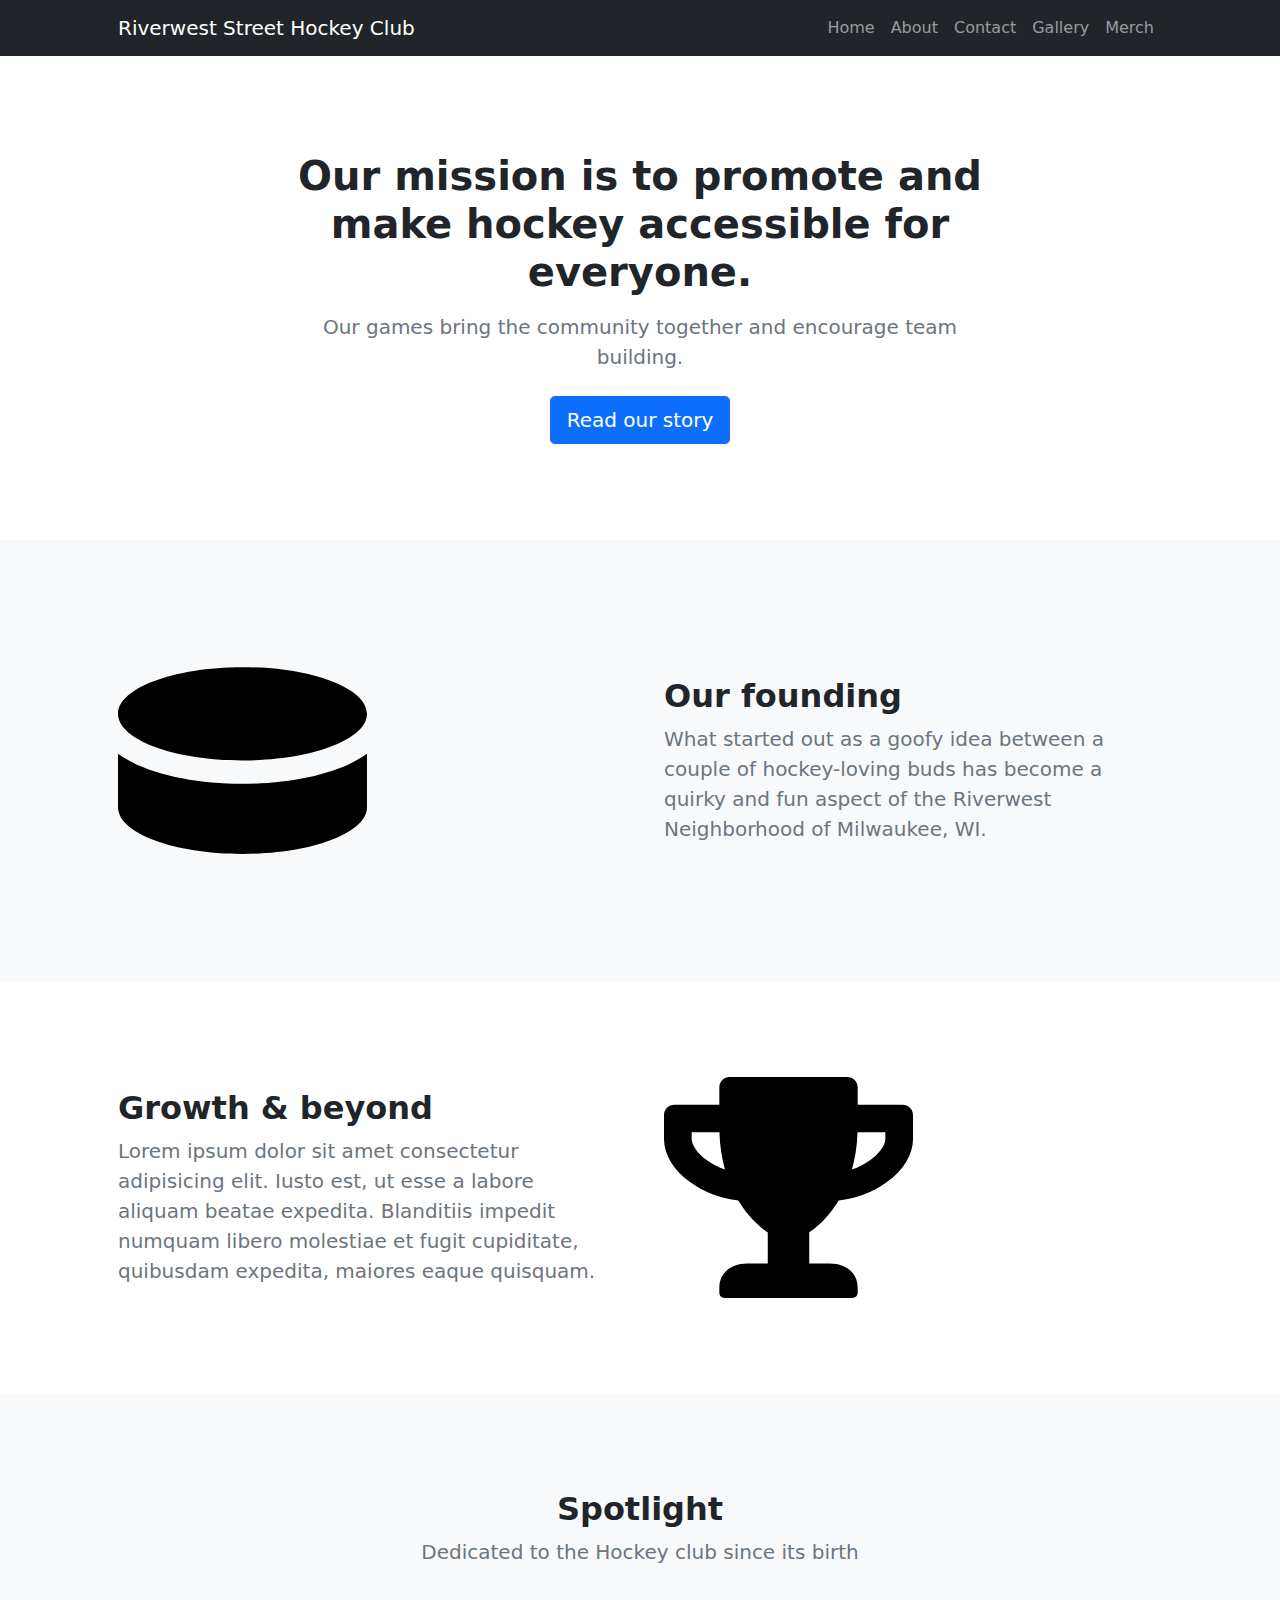
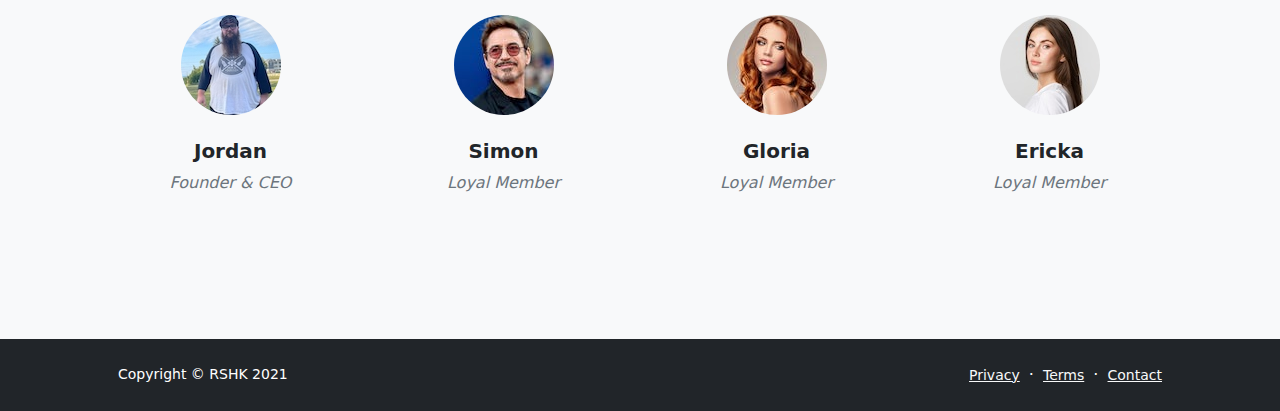
<file: about.html>
<!DOCTYPE html>
<html lang="en">
    <head>
        <meta charset="utf-8" />
        <meta name="viewport" content="width=device-width, initial-scale=1, shrink-to-fit=no" />
        <meta name="description" content="" />
        <meta name="author" content="" />
        <title>Riverwest Street Hockey Club</title>
        <!-- Favicon-->
        <link rel="icon" type="image/x-icon" href="assets/favicon.svg" />
        <!-- Bootstrap icons-->
        <link href="https://cdn.jsdelivr.net/npm/bootstrap-icons@1.5.0/font/bootstrap-icons.css" rel="stylesheet" />
        <!-- Core theme CSS (includes Bootstrap)-->
        <link href="css/styles.css" rel="stylesheet" />
    </head>
    <body class="d-flex flex-column">
        <main class="flex-shrink-0">
            <!-- Navigation-->
            <nav class="navbar navbar-expand-lg navbar-dark bg-dark">
                <div class="container px-5">
                    <a class="navbar-brand" href="index.html">Riverwest Street Hockey Club</a>
                    <button class="navbar-toggler" type="button" data-bs-toggle="collapse" data-bs-target="#navbarSupportedContent" aria-controls="navbarSupportedContent" aria-expanded="false" aria-label="Toggle navigation"><span class="navbar-toggler-icon"></span></button>
                    <div class="collapse navbar-collapse" id="navbarSupportedContent">
                        <ul class="navbar-nav ms-auto mb-2 mb-lg-0">
                            <li class="nav-item"><a class="nav-link" href="index.html">Home</a></li>
                            <li class="nav-item"><a class="nav-link" href="about.html">About</a></li>
                            <li class="nav-item"><a class="nav-link" href="contact.html">Contact</a></li>
                            <li class="nav-item"><a class="nav-link" href="pricing.html">Gallery</a></li>
                            <li class="nav-item"><a class="nav-link" href="faq.html">Merch</a></li>
                        </ul>
                    </div>
                </div>
            </nav>
            <!-- Header-->
            <header class="py-5">
                <div class="container px-5">
                    <div class="row justify-content-center">
                        <div class="col-lg-8 col-xxl-6">
                            <div class="text-center my-5">
                                <h1 class="fw-bolder mb-3">Our mission is to promote and make hockey accessible for everyone.</h1>
                                <p class="lead fw-normal text-muted mb-4">Our games bring the community together and encourage team building.</p>
                                <a class="btn btn-primary btn-lg" href="#scroll-target">Read our story</a>
                            </div>
                        </div>
                    </div>
                </div>
            </header>
            <!-- About section one-->
            <section class="py-5 bg-light" id="scroll-target">
                <div class="container px-5 my-5">
                    <div class="row gx-5 align-items-center">
                        <div class="col-lg-6"><img class="img-fluid rounded mb-5 mb-lg-0" src="images/hockey-puck-solid.svg" width=50% alt="..." /></div>
                        <div class="col-lg-6">
                            <h2 class="fw-bolder">Our founding</h2>
                            <p class="lead fw-normal text-muted mb-0">What started out as a goofy idea between a couple of hockey-loving buds has become a quirky and fun aspect of the Riverwest Neighborhood of Milwaukee, WI.</p>
                        </div>
                    </div>
                </div>
            </section>
            <!-- About section two-->
            <section class="py-5">
                <div class="container px-5 my-5">
                    <div class="row gx-5 align-items-center">
                        <div class="col-lg-6 order-first order-lg-last"><img class="img-fluid rounded mb-5 mb-lg-0" src="images/trophy-solid.svg" width=50% alt="..." /></div>
                        <div class="col-lg-6">
                            <h2 class="fw-bolder">Growth &amp; beyond</h2>
                            <p class="lead fw-normal text-muted mb-0">Lorem ipsum dolor sit amet consectetur adipisicing elit. Iusto est, ut esse a labore aliquam beatae expedita. Blanditiis impedit numquam libero molestiae et fugit cupiditate, quibusdam expedita, maiores eaque quisquam.</p>
                        </div>
                    </div>
                </div>
            </section>
            <!-- Team members section-->
            <section class="py-5 bg-light">
                <div class="container px-5 my-5">
                    <div class="text-center">
                        <h2 class="fw-bolder">Spotlight</h2>
                        <p class="lead fw-normal text-muted mb-5">Dedicated to the Hockey club since its birth</p>
                    </div>
                    <div class="row gx-5 row-cols-1 row-cols-sm-2 row-cols-xl-4 justify-content-center">
                        <div class="col mb-5 mb-5 mb-xl-0">
                            <div class="text-center">
                                <img class="img-fluid rounded-circle mb-4 px-4" src="images/jordan.jpeg" alt="..." />
                                <h5 class="fw-bolder">Jordan</h5>
                                <div class="fst-italic text-muted">Founder &amp; CEO</div>
                            </div>
                        </div>
                        <div class="col mb-5 mb-5 mb-xl-0">
                            <div class="text-center">
                                <img class="img-fluid rounded-circle mb-4 px-4" src="images/simon.jpeg" alt="..." />
                                <h5 class="fw-bolder">Simon</h5>
                                <div class="fst-italic text-muted">Loyal Member</div>
                            </div>
                        </div>
                        <div class="col mb-5 mb-5 mb-sm-0">
                            <div class="text-center">
                                <img class="img-fluid rounded-circle mb-4 px-4" src="images/gloria.jpeg" alt="..." />
                                <h5 class="fw-bolder">Gloria</h5>
                                <div class="fst-italic text-muted">Loyal Member</div>
                            </div>
                        </div>
                        <div class="col mb-5">
                            <div class="text-center">
                                <img class="img-fluid rounded-circle mb-4 px-4" src="images/ericka.jpeg" alt="..." />
                                <h5 class="fw-bolder">Ericka</h5>
                                <div class="fst-italic text-muted">Loyal Member</div>
                            </div>
                        </div>
                    </div>
                </div>
            </section>
        </main>
        <!-- Footer-->
        <footer class="bg-dark py-4 mt-auto">
            <div class="container px-5">
                <div class="row align-items-center justify-content-between flex-column flex-sm-row">
                    <div class="col-auto"><div class="small m-0 text-white">Copyright &copy; RSHK 2021</div></div>
                    <div class="col-auto">
                        <a class="link-light small" href="#!">Privacy</a>
                        <span class="text-white mx-1">&middot;</span>
                        <a class="link-light small" href="#!">Terms</a>
                        <span class="text-white mx-1">&middot;</span>
                        <a class="link-light small" href="#!">Contact</a>
                    </div>
                </div>
            </div>
        </footer>
        <!-- Bootstrap core JS-->
        <script src="https://cdn.jsdelivr.net/npm/bootstrap@5.1.3/dist/js/bootstrap.bundle.min.js"></script>
        <!-- Core theme JS-->
        <script src="js/scripts.js"></script>
    </body>
</html>
</file>
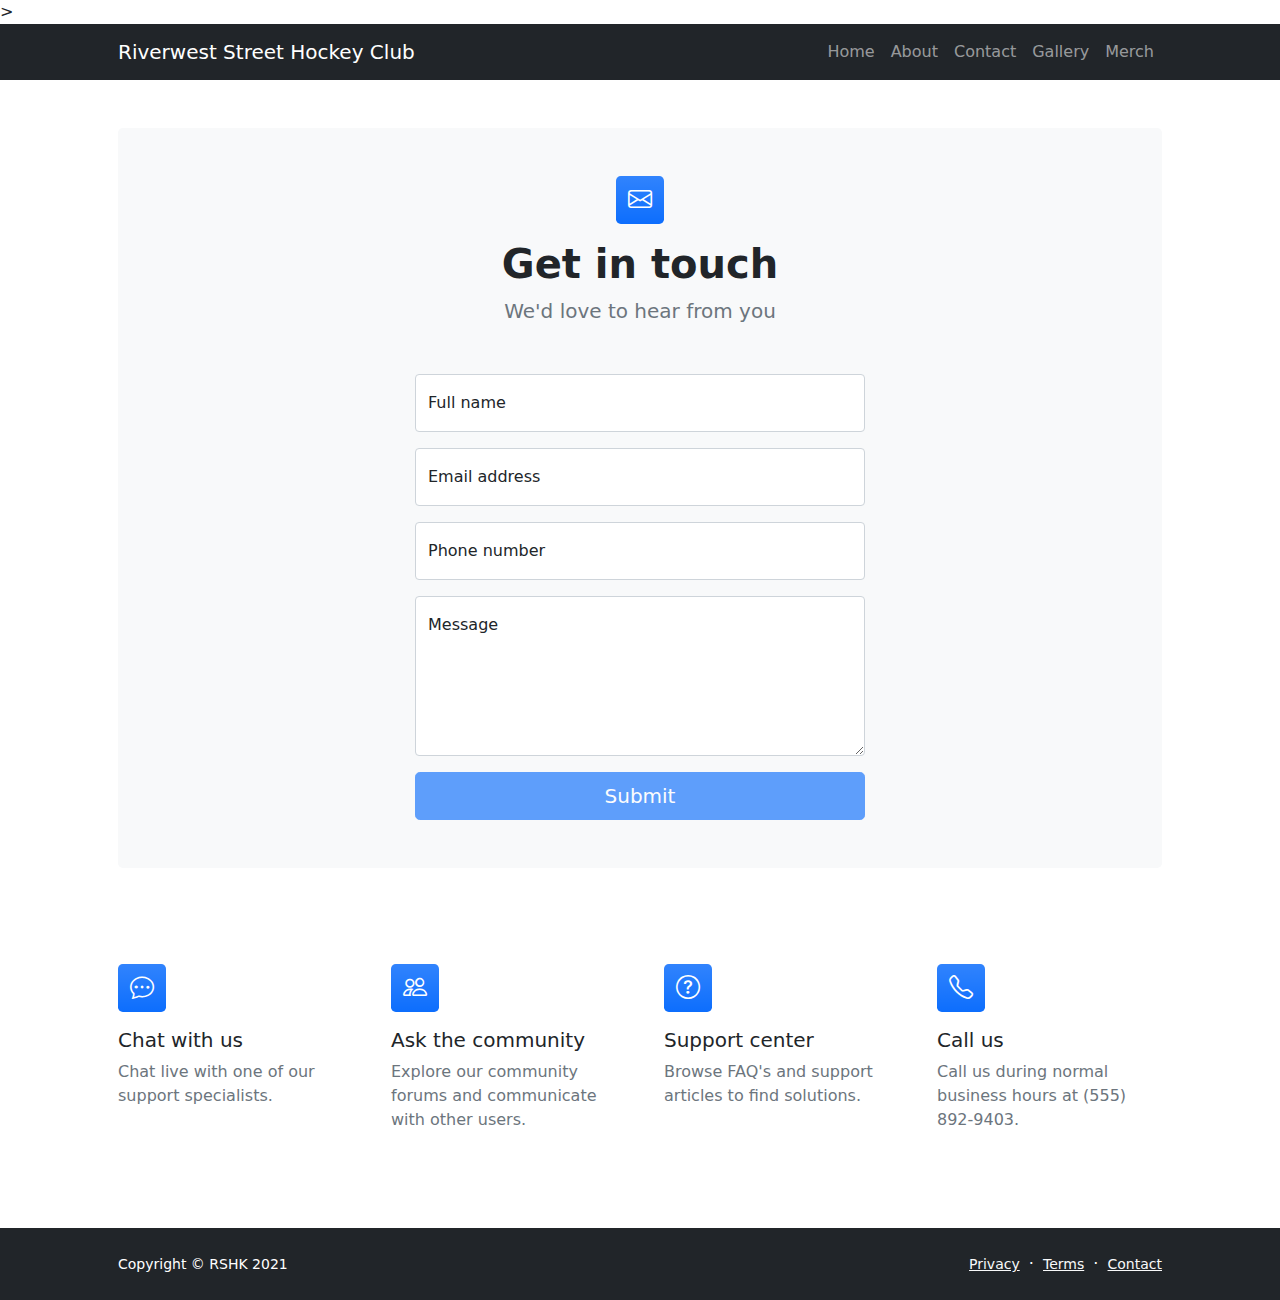
<file: contact.html>
<!DOCTYPE html>
<html lang="en">
    <head>
        <meta charset="utf-8" />
        <meta name="viewport" content="width=device-width, initial-scale=1, shrink-to-fit=no" />
        <meta name="description" content />
        <meta name="author" content />
        <title>Riverwest Street Hockey Club</title>
        <!-- Favicon-->
        <link rel="icon" type="image/x-icon" href="assets/favicon.svg" />>
        <!-- Bootstrap icons-->
        <link href="https://cdn.jsdelivr.net/npm/bootstrap-icons@1.5.0/font/bootstrap-icons.css" rel="stylesheet" />
        <!-- Core theme CSS (includes Bootstrap)-->
        <link href="css/styles.css" rel="stylesheet" />
    </head>
    <body class="d-flex flex-column">
        <main class="flex-shrink-0">
            <!-- Navigation-->
            <nav class="navbar navbar-expand-lg navbar-dark bg-dark">
                <div class="container px-5">
                    <a class="navbar-brand" href="index.html">Riverwest Street Hockey Club</a>
                    <button class="navbar-toggler" type="button" data-bs-toggle="collapse" data-bs-target="#navbarSupportedContent" aria-controls="navbarSupportedContent" aria-expanded="false" aria-label="Toggle navigation"><span class="navbar-toggler-icon"></span></button>
                    <div class="collapse navbar-collapse" id="navbarSupportedContent">
                        <ul class="navbar-nav ms-auto mb-2 mb-lg-0">
                            <li class="nav-item"><a class="nav-link" href="index.html">Home</a></li>
                            <li class="nav-item"><a class="nav-link" href="about.html">About</a></li>
                            <li class="nav-item"><a class="nav-link" href="contact.html">Contact</a></li>
                            <li class="nav-item"><a class="nav-link" href="pricing.html">Gallery</a></li>
                            <li class="nav-item"><a class="nav-link" href="faq.html">Merch</a></li>
                        </ul>
                    </div>
                </div>
            </nav>
            <!-- Page content-->
            <section class="py-5">
                <div class="container px-5">
                    <!-- Contact form-->
                    <div class="bg-light rounded-3 py-5 px-4 px-md-5 mb-5">
                        <div class="text-center mb-5">
                            <div class="feature bg-primary bg-gradient text-white rounded-3 mb-3"><i class="bi bi-envelope"></i></div>
                            <h1 class="fw-bolder">Get in touch</h1>
                            <p class="lead fw-normal text-muted mb-0">We'd love to hear from you</p>
                        </div>
                        <div class="row gx-5 justify-content-center">
                            <div class="col-lg-8 col-xl-6">
                                <!-- * * * * * * * * * * * * * * *-->
                                <!-- * * SB Forms Contact Form * *-->
                                <!-- * * * * * * * * * * * * * * *-->
                                <!-- This form is pre-integrated with SB Forms.-->
                                <!-- To make this form functional, sign up at-->
                                <!-- https://startbootstrap.com/solution/contact-forms-->
                                <!-- to get an API token!-->
                                <form id="contactForm" data-sb-form-api-token="API_TOKEN">
                                    <!-- Name input-->
                                    <div class="form-floating mb-3">
                                        <input class="form-control" id="name" type="text" placeholder="Enter your name..." data-sb-validations="required" />
                                        <label for="name">Full name</label>
                                        <div class="invalid-feedback" data-sb-feedback="name:required">A name is required.</div>
                                    </div>
                                    <!-- Email address input-->
                                    <div class="form-floating mb-3">
                                        <input class="form-control" id="email" type="email" placeholder="name@example.com" data-sb-validations="required,email" />
                                        <label for="email">Email address</label>
                                        <div class="invalid-feedback" data-sb-feedback="email:required">An email is required.</div>
                                        <div class="invalid-feedback" data-sb-feedback="email:email">Email is not valid.</div>
                                    </div>
                                    <!-- Phone number input-->
                                    <div class="form-floating mb-3">
                                        <input class="form-control" id="phone" type="tel" placeholder="(123) 456-7890" data-sb-validations="required" />
                                        <label for="phone">Phone number</label>
                                        <div class="invalid-feedback" data-sb-feedback="phone:required">A phone number is required.</div>
                                    </div>
                                    <!-- Message input-->
                                    <div class="form-floating mb-3">
                                        <textarea class="form-control" id="message" type="text" placeholder="Enter your message here..." style="height: 10rem" data-sb-validations="required"></textarea>
                                        <label for="message">Message</label>
                                        <div class="invalid-feedback" data-sb-feedback="message:required">A message is required.</div>
                                    </div>
                                    <!-- Submit success message-->
                                    <!---->
                                    <!-- This is what your users will see when the form-->
                                    <!-- has successfully submitted-->
                                    <div class="d-none" id="submitSuccessMessage">
                                        <div class="text-center mb-3">
                                            <div class="fw-bolder">Form submission successful!</div>
                                            To activate this form, sign up at
                                            <br />
                                            <a href="https://startbootstrap.com/solution/contact-forms">https://startbootstrap.com/solution/contact-forms</a>
                                        </div>
                                    </div>
                                    <!-- Submit error message-->
                                    <!---->
                                    <!-- This is what your users will see when there is-->
                                    <!-- an error submitting the form-->
                                    <div class="d-none" id="submitErrorMessage"><div class="text-center text-danger mb-3">Error sending message!</div></div>
                                    <!-- Submit Button-->
                                    <div class="d-grid"><button class="btn btn-primary btn-lg disabled" id="submitButton" type="submit">Submit</button></div>
                                </form>
                            </div>
                        </div>
                    </div>
                    <!-- Contact cards-->
                    <div class="row gx-5 row-cols-2 row-cols-lg-4 py-5">
                        <div class="col">
                            <div class="feature bg-primary bg-gradient text-white rounded-3 mb-3"><i class="bi bi-chat-dots"></i></div>
                            <div class="h5 mb-2">Chat with us</div>
                            <p class="text-muted mb-0">Chat live with one of our support specialists.</p>
                        </div>
                        <div class="col">
                            <div class="feature bg-primary bg-gradient text-white rounded-3 mb-3"><i class="bi bi-people"></i></div>
                            <div class="h5">Ask the community</div>
                            <p class="text-muted mb-0">Explore our community forums and communicate with other users.</p>
                        </div>
                        <div class="col">
                            <div class="feature bg-primary bg-gradient text-white rounded-3 mb-3"><i class="bi bi-question-circle"></i></div>
                            <div class="h5">Support center</div>
                            <p class="text-muted mb-0">Browse FAQ's and support articles to find solutions.</p>
                        </div>
                        <div class="col">
                            <div class="feature bg-primary bg-gradient text-white rounded-3 mb-3"><i class="bi bi-telephone"></i></div>
                            <div class="h5">Call us</div>
                            <p class="text-muted mb-0">Call us during normal business hours at (555) 892-9403.</p>
                        </div>
                    </div>
                </div>
            </section>
        </main>
        <!-- Footer-->
        <footer class="bg-dark py-4 mt-auto">
            <div class="container px-5">
                <div class="row align-items-center justify-content-between flex-column flex-sm-row">
                    <div class="col-auto"><div class="small m-0 text-white">Copyright &copy; RSHK 2021</div></div>
                    <div class="col-auto">
                        <a class="link-light small" href="#!">Privacy</a>
                        <span class="text-white mx-1">&middot;</span>
                        <a class="link-light small" href="#!">Terms</a>
                        <span class="text-white mx-1">&middot;</span>
                        <a class="link-light small" href="#!">Contact</a>
                    </div>
                </div>
            </div>
        </footer>
        <!-- Bootstrap core JS-->
        <script src="https://cdn.jsdelivr.net/npm/bootstrap@5.1.3/dist/js/bootstrap.bundle.min.js"></script>
        <!-- Core theme JS-->
        <script src="js/scripts.js"></script>
        <!-- * * * * * * * * * * * * * * * * * * * * * * * * * * * * * * * * * * * * * * * *-->
        <!-- * *                               SB Forms JS                               * *-->
        <!-- * * Activate your form at https://startbootstrap.com/solution/contact-forms * *-->
        <!-- * * * * * * * * * * * * * * * * * * * * * * * * * * * * * * * * * * * * * * * *-->
        <script src="https://cdn.startbootstrap.com/sb-forms-latest.js"></script>
    </body>
</html>
</file>
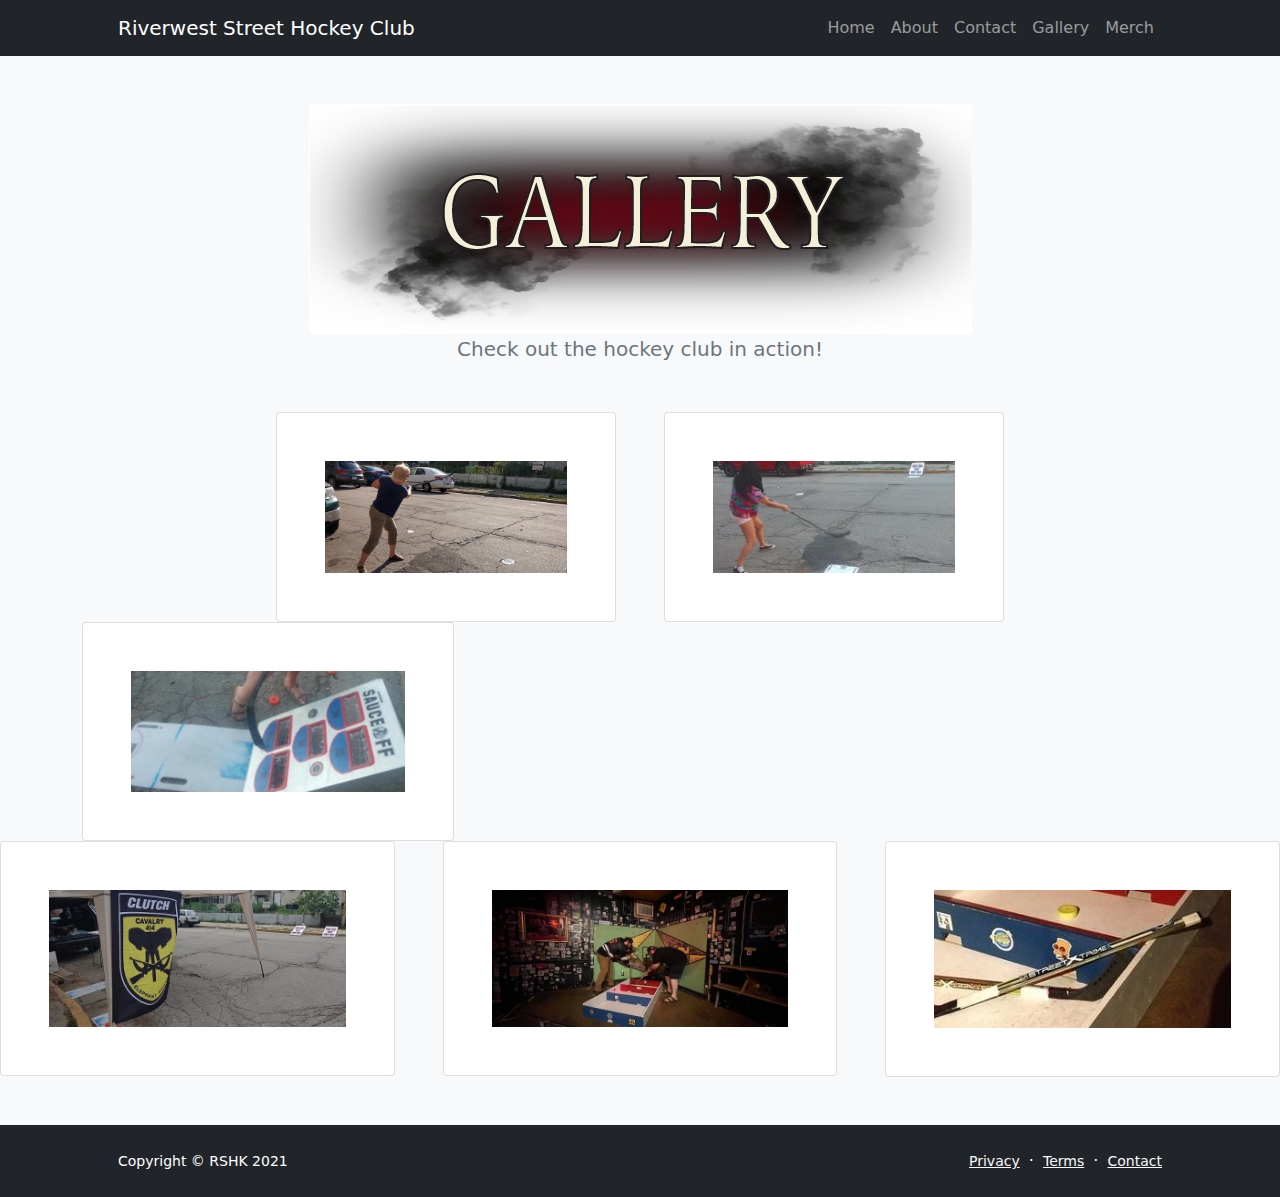
<file: pricing.html>
<!DOCTYPE html>
<html lang="en">
    <head>
        <meta charset="utf-8" />
        <meta name="viewport" content="width=device-width, initial-scale=1, shrink-to-fit=no" />
        <meta name="description" content="" />
        <meta name="author" content="" />
        <title>Riverwest Street Hockey Club</title>
        <!-- Favicon-->
        <link rel="icon" type="image/x-icon" href="assets/favicon.svg" />
        <!-- Bootstrap icons-->
        <link href="https://cdn.jsdelivr.net/npm/bootstrap-icons@1.5.0/font/bootstrap-icons.css" rel="stylesheet" />
        <!-- Core theme CSS (includes Bootstrap)-->
        <link href="css/styles.css" rel="stylesheet" />
    </head>
    <body class="d-flex flex-column">
        <main class="flex-shrink-0">
            <!-- Navigation-->
            <nav class="navbar navbar-expand-lg navbar-dark bg-dark">
                <div class="container px-5">
                    <a class="navbar-brand" href="index.html">Riverwest Street Hockey Club</a>
                    <button class="navbar-toggler" type="button" data-bs-toggle="collapse" data-bs-target="#navbarSupportedContent" aria-controls="navbarSupportedContent" aria-expanded="false" aria-label="Toggle navigation"><span class="navbar-toggler-icon"></span></button>
                    <div class="collapse navbar-collapse" id="navbarSupportedContent">
                        <ul class="navbar-nav ms-auto mb-2 mb-lg-0">
                            <li class="nav-item"><a class="nav-link" href="index.html">Home</a></li>
                            <li class="nav-item"><a class="nav-link" href="about.html">About</a></li>
                            <li class="nav-item"><a class="nav-link" href="contact.html">Contact</a></li>
                            <li class="nav-item"><a class="nav-link" href="pricing.html">Gallery</a></li>
                            <li class="nav-item"><a class="nav-link" href="faq.html">Merch</a></li>
                        </ul>
                    </div>
                </div>
            </nav>
            <!-- Pricing section-->
            <section class="bg-light py-5">
                <div class="container-sm">
                    <div class="text-center mb-5">
                        <img src="images/Gallery_Banner.png" alt="Gallery"> 
                        <p class="lead fw-normal text-muted mb-0">Check out the hockey club in action!</p>
                    </div>
                    <div class="row gx-5 justify-content-center">
                        <!-- Pricing card free-->
                        <div class="col-lg-6 col-xl-4">
                            <div class="card mb-5 mb-xl-0">
                                <div class="card-body p-5">
                                    <img src="images/2.jpeg" width=100%> 
                                </div>
                            </div>
                        </div>
                        <!-- Pricing card pro. comment-->
                        <div class="col-lg-6 col-xl-4">
                            <div class="card mb-5 mb-xl-0">
                                <div class="card-body p-5">
                                    <img src="images/3.jpeg" width=100%> 
                                </div>
                            </div>
                        </div>
                        </div>
                        <div></div>
                        <!-- Pricing card enterprise-->
                        <div class="col-lg-6 col-xl-4">
                            <div class="card">
                                <div class="card-body p-5">
                                <img src="images/4.jpeg" width=100%> 
                                </div>
                            </div>
                        </div>
                    </div>
                    <div class="row gx-5 justify-content-center">
                        <!-- Pricing card free-->
                        <div class="col-lg-6 col-xl-4">
                            <div class="card mb-5 mb-xl-0">
                                <div class="card-body p-5">
                                    <img src="images/5.jpeg" width=100%> 
                                </div>
                            </div>
                        </div>
                        <!-- Pricing card pro-->
                        <div class="col-lg-6 col-xl-4">
                            <div class="card mb-5 mb-xl-0">
                                <div class="card-body p-5">
                                    <img src="images/6.jpeg" width=100%> 
                                </div>
                            </div>
                        </div>
                        <!-- Pricing card enterprise-->
                        <div class="col-lg-6 col-xl-4">
                            <div class="card">
                                <div class="card-body p-5">
                                <img src="images/7.jpeg" width=100%> 
                                </div>
                            </div>
                        </div>
                    </div>
                </div>
            </section>
        </main>
        <!-- Footer-->
        <footer class="bg-dark py-4 mt-auto">
            <div class="container px-5">
                <div class="row align-items-center justify-content-between flex-column flex-sm-row">
                    <div class="col-auto"><div class="small m-0 text-white">Copyright &copy; RSHK 2021</div></div>
                    <div class="col-auto">
                        <a class="link-light small" href="#!">Privacy</a>
                        <span class="text-white mx-1">&middot;</span>
                        <a class="link-light small" href="#!">Terms</a>
                        <span class="text-white mx-1">&middot;</span>
                        <a class="link-light small" href="#!">Contact</a>
                    </div>
                </div>
            </div>
        </footer>
        <!-- Bootstrap core JS-->
        <script src="https://cdn.jsdelivr.net/npm/bootstrap@5.1.3/dist/js/bootstrap.bundle.min.js"></script>
        <!-- Core theme JS-->
        <script src="js/scripts.js"></script>
    </body>
</html>
</file>
